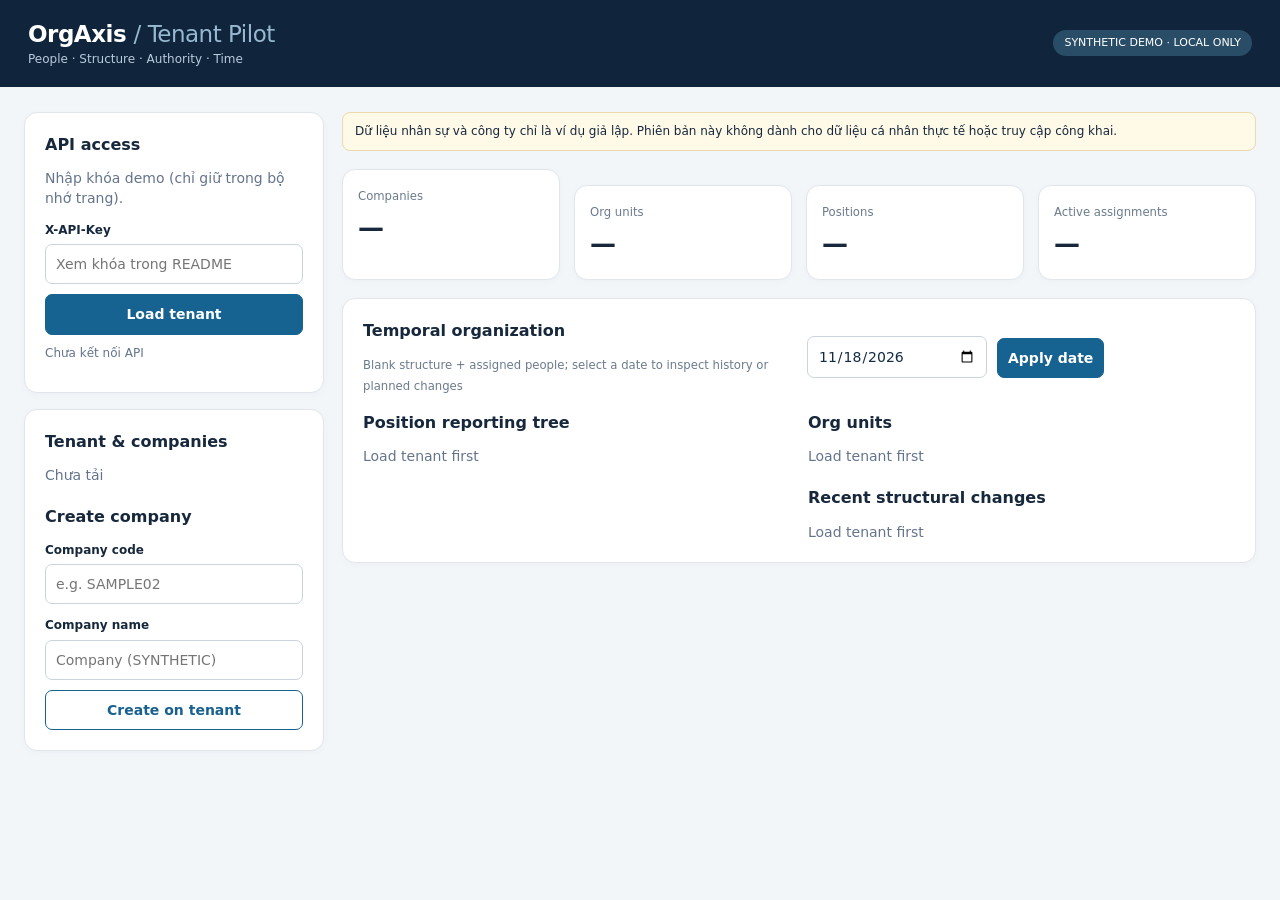
<file: web/index.html>
<!doctype html>
<html lang="vi"><head><meta charset="utf-8"><meta name="viewport" content="width=device-width,initial-scale=1"><title>OrgAxis · Tenant Pilot</title>
<style>
:root{font:14px/1.45 system-ui,-apple-system,'Segoe UI',sans-serif;background:#f3f6f9;color:#17283c}*{box-sizing:border-box}body{margin:0}header{background:#10243b;color:#fff;padding:18px 28px;display:flex;align-items:center;justify-content:space-between;gap:20px}h1{font-size:23px;letter-spacing:-.5px;margin:0}h2{font-size:16px;margin:0 0 12px}small{color:#6b7b8c}.subtitle{color:#b9cadd;font-size:12px}.pill{background:#294d67;border-radius:20px;padding:5px 11px;font-size:11px}main{max-width:1380px;margin:25px auto;padding:0 24px;display:grid;grid-template-columns:300px 1fr;gap:18px}.card{background:white;border:1px solid #e0e6ec;border-radius:13px;padding:20px;box-shadow:0 2px 7px #1b395608}.card + .card{margin-top:16px}input,button{font:inherit;border:1px solid #cbd4dd;border-radius:7px;padding:9px 10px;width:100%;background:white;color:#122c43}button{cursor:pointer;background:#166290;color:white;border-color:#166290;font-weight:600}button:hover{background:#104c70}button.secondary{background:white;color:#176090}.row{display:flex;gap:10px;align-items:center}.row>*{flex:1}.muted{color:#64748b}.label{font-size:12px;font-weight:600;display:block;margin:13px 0 5px}.kpis{display:grid;grid-template-columns:repeat(4,minmax(0,1fr));gap:14px;margin-bottom:18px}.kpi strong{font-size:26px;display:block;margin-top:5px}.kpi{padding:15px}.section{display:flex;justify-content:space-between;gap:16px;align-items:center;margin-bottom:16px}.section>div{flex:1}.section input{width:180px}.org{display:grid;grid-template-columns:1fr 1fr;gap:18px}.node{list-style:none;margin:7px 0;padding:7px 10px;background:#f4f8fc;border-left:3px solid #79a1bd;border-radius:3px 7px 7px 3px}.node .name{font-size:12px;font-weight:650}.node small{display:block;font-size:11px}ul.tree{padding-left:17px;margin:5px 0;list-style:none}.tree>li{padding-left:0}.error{color:#a42b2b}.status{font-size:12px;margin:10px 0}.company{background:#f4f8fc;border:1px solid #dfebf2;padding:12px;border-radius:8px;margin:8px 0}.company b{display:block}.meta{font-size:11px;color:#678}.toolbar{display:flex;gap:10px;align-items:end}.toolbar button{width:auto}.notice{background:#fff9e7;border:1px solid #edd9ad;padding:10px 12px;border-radius:8px;font-size:12px;margin-bottom:18px}@media(max-width:1000px){main{grid-template-columns:1fr}.org{grid-template-columns:1fr}}@media(max-width:650px){header{padding:16px;display:block}main{padding:0 12px}.kpis{grid-template-columns:repeat(2,1fr)}.toolbar{display:block}.toolbar input,.toolbar button{width:100%;margin:5px 0}}</style></head>
<body><header><div><h1>OrgAxis <span style="font-weight:400;color:#96b9d1">/ Tenant Pilot</span></h1><div class="subtitle">People · Structure · Authority · Time</div></div><div class="pill">SYNTHETIC DEMO · LOCAL ONLY</div></header>
<main><aside><section class="card"><h2>API access</h2><div class="muted">Nhập khóa demo (chỉ giữ trong bộ nhớ trang).</div><label class="label">X-API-Key</label><input id="key" type="password" autocomplete="off" placeholder="Xem khóa trong README"><button style="margin-top:10px" onclick="refresh()">Load tenant</button><div id="status" class="status muted">Chưa kết nối API</div></section><section class="card"><h2>Tenant & companies</h2><div id="tenant" class="muted">Chưa tải</div><div id="companies"></div><h2 style="margin-top:20px">Create company</h2><label class="label">Company code</label><input id="companyCode" placeholder="e.g. SAMPLE02"><label class="label">Company name</label><input id="companyName" placeholder="Company (SYNTHETIC)"><button class="secondary" style="margin-top:10px" onclick="createCompany()">Create on tenant</button></section></aside>
<div><div class="notice">Dữ liệu nhân sự và công ty chỉ là ví dụ giả lập. Phiên bản này không dành cho dữ liệu cá nhân thực tế hoặc truy cập công khai.</div>
<div class="kpis"><section class="card kpi"><small>Companies</small><strong id="nCompanies">—</strong></section><section class="card kpi"><small>Org units</small><strong id="nUnits">—</strong></section><section class="card kpi"><small>Positions</small><strong id="nPositions">—</strong></section><section class="card kpi"><small>Active assignments</small><strong id="nPeople">—</strong></section></div>
<section class="card"><div class="section"><div><h2>Temporal organization</h2><small>Blank structure + assigned people; select a date to inspect history or planned changes</small></div><div class="toolbar"><input id="asof" type="date" value="2026-11-18" aria-label="As-of date"><button onclick="loadOrg()">Apply date</button></div></div><div class="org"><div><h2>Position reporting tree</h2><div id="tree" class="muted">Load tenant first</div></div><div><h2>Org units</h2><div id="units" class="muted">Load tenant first</div><h2 style="margin-top:20px">Recent structural changes</h2><div id="changes" class="muted">Load tenant first</div></div></div></section></div></main>
<script>
let apiKey='';const byId=id=>document.getElementById(id);
async function req(path,opts={}){const r=await fetch(path,{...opts,headers:{'X-API-Key':apiKey,'Content-Type':'application/json',...(opts.headers||{})}});const data=await r.json();if(!r.ok)throw Error(`${r.status}: ${data.detail||'Request failed'}`);return data;}
function esc(v){return String(v??'').replace(/[&<>"']/g,c=>({'&':'&amp;','<':'&lt;','>':'&gt;','"':'&quot;',"'":'&#39;'}[c]));}
async function refresh(){apiKey=byId('key').value.trim();byId('status').textContent='Connecting…';try{const [t,c]=await Promise.all([req('/v1/tenant'),req('/v1/companies')]);byId('tenant').innerHTML=`<b>${esc(t.name)}</b><small style="display:block">${esc(t.id)} · ${esc(t.isolation)}</small>`;byId('companies').innerHTML=c.items.map(x=>`<div class="company"><b>${esc(x.name)}</b><span class="meta">${esc(x.code)} · ${esc(x.jurisdiction)}</span></div>`).join('');byId('nCompanies').textContent=c.items.length;byId('status').textContent='Connected — demo tenant';byId('status').className='status';await loadOrg();}catch(e){byId('status').textContent=e.message;byId('status').className='status error';}}
async function createCompany(){try{const code=byId('companyCode').value.trim(),name=byId('companyName').value.trim();if(!code||!name)throw Error('Enter company code and name');await req('/v1/companies',{method:'POST',body:JSON.stringify({code,name,jurisdiction:'VN'})});byId('companyCode').value='';byId('companyName').value='';await refresh();}catch(e){byId('status').textContent=e.message;byId('status').className='status error';}}
async function loadOrg(){if(!apiKey)return;const date=byId('asof').value;try{const [b,o,ch]=await Promise.all([req('/v1/org/blank?as_of='+encodeURIComponent(date)),req('/v1/org/occupied?as_of='+encodeURIComponent(date)+'&limit=1000'),req('/v1/org/changes')]);byId('nUnits').textContent=b.unit_count;byId('nPositions').textContent=b.position_count;byId('nPeople').textContent=o.total;const staffByPos={};for(const a of o.assignments){(staffByPos[a.position_code]??=[]).push(a.display_name)}const posById=Object.fromEntries(b.positions.map(p=>[p.id,p]));const children={};for(const p of b.positions){(children[p.supervisor_position_id||'root']??=[]).push(p);}function render(parent,depth=0){if(depth>20)return '<small>Maximum depth</small>';return '<ul class="tree">'+(children[parent]||[]).map(p=>`<li class="node"><span class="name">${esc(p.title)}</span><small>${esc(p.code)} · ${esc((staffByPos[p.code]||[]).length)} holder(s)${(staffByPos[p.code]||[]).length===0?' · VACANT':''}</small>${render(p.id,depth+1)}</li>`).join('')+'</ul>';}byId('tree').innerHTML=render('root');byId('units').innerHTML=b.units.map(u=>`<div class="company"><b>${esc(u.name)}</b><span class="meta">${esc(u.code)} · ${esc(u.unit_type)}</span></div>`).join('');byId('changes').innerHTML=ch.map(c=>`<div class="company"><b>${esc(c.title)}</b><span class="meta">${esc(c.effective_date)} · ${esc(c.status)}</span></div>`).join('');}catch(e){byId('tree').textContent=e.message;}}
</script></body></html>
</file>
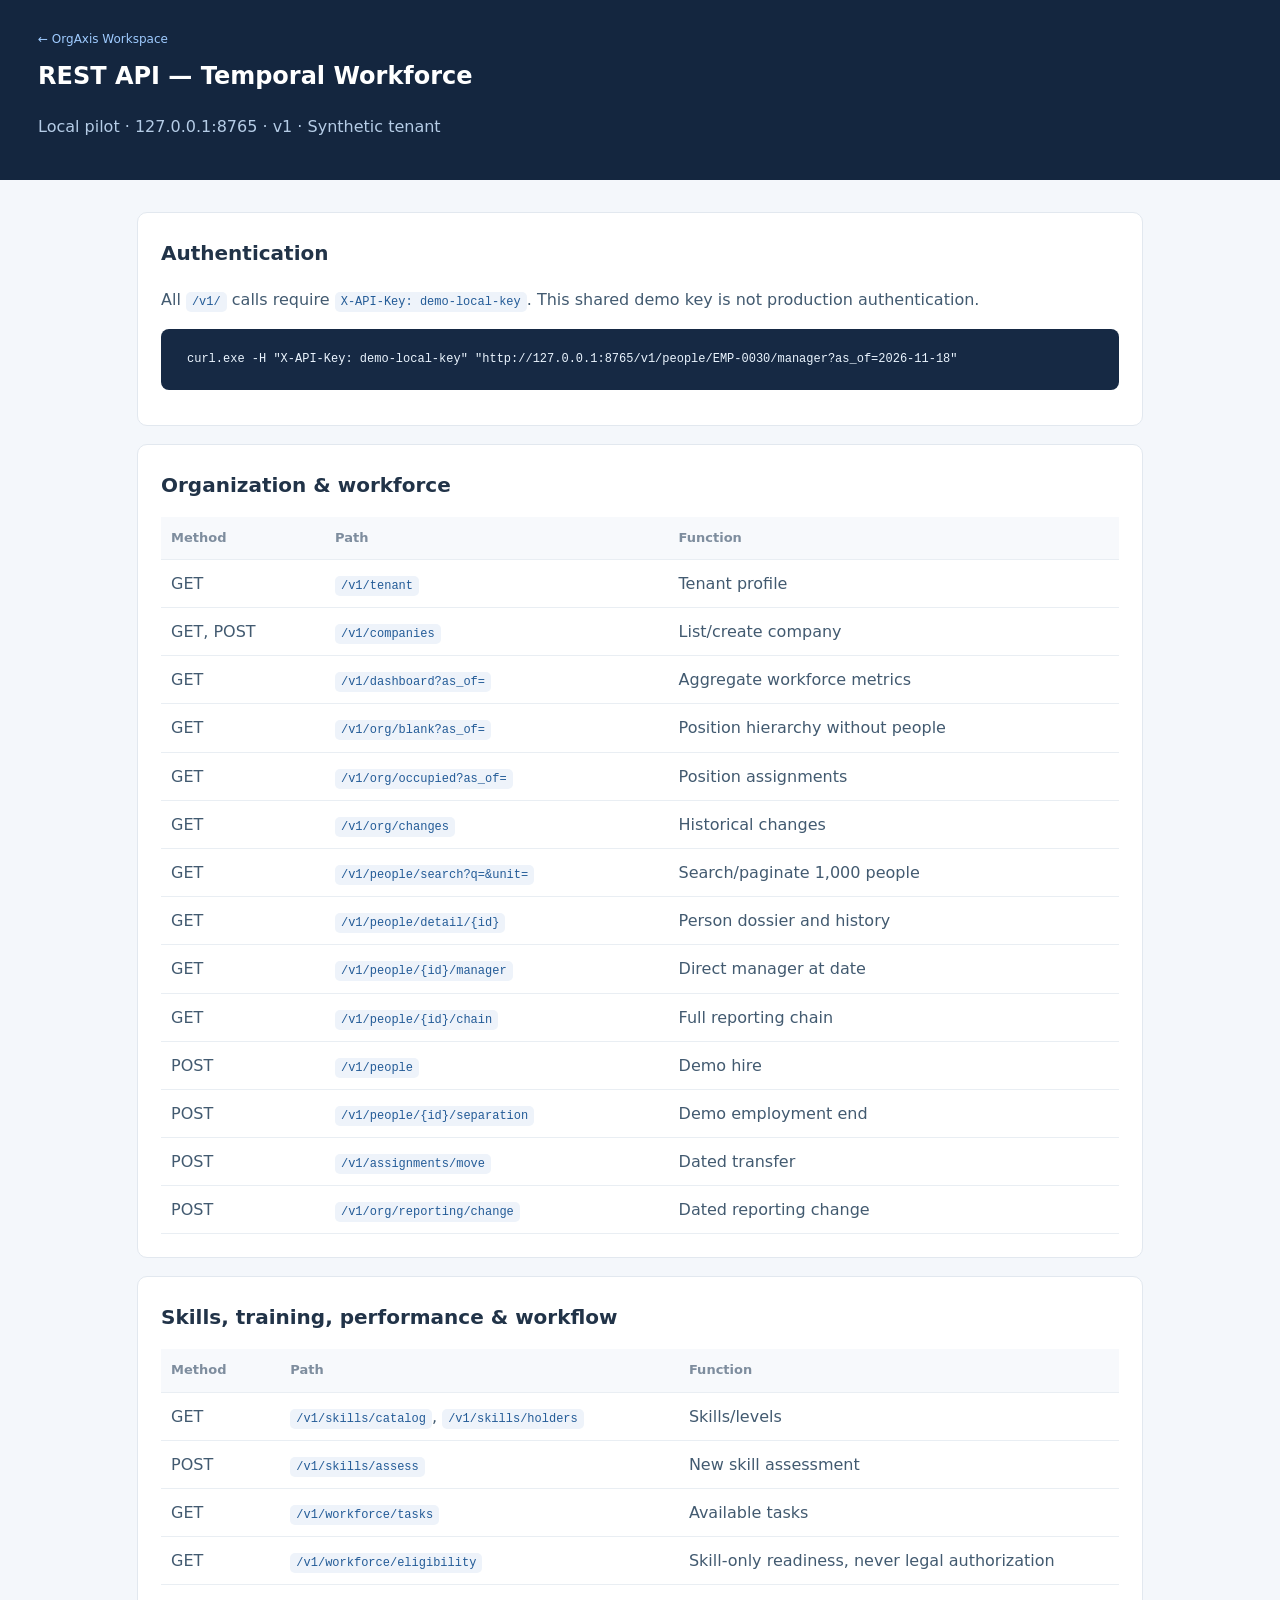
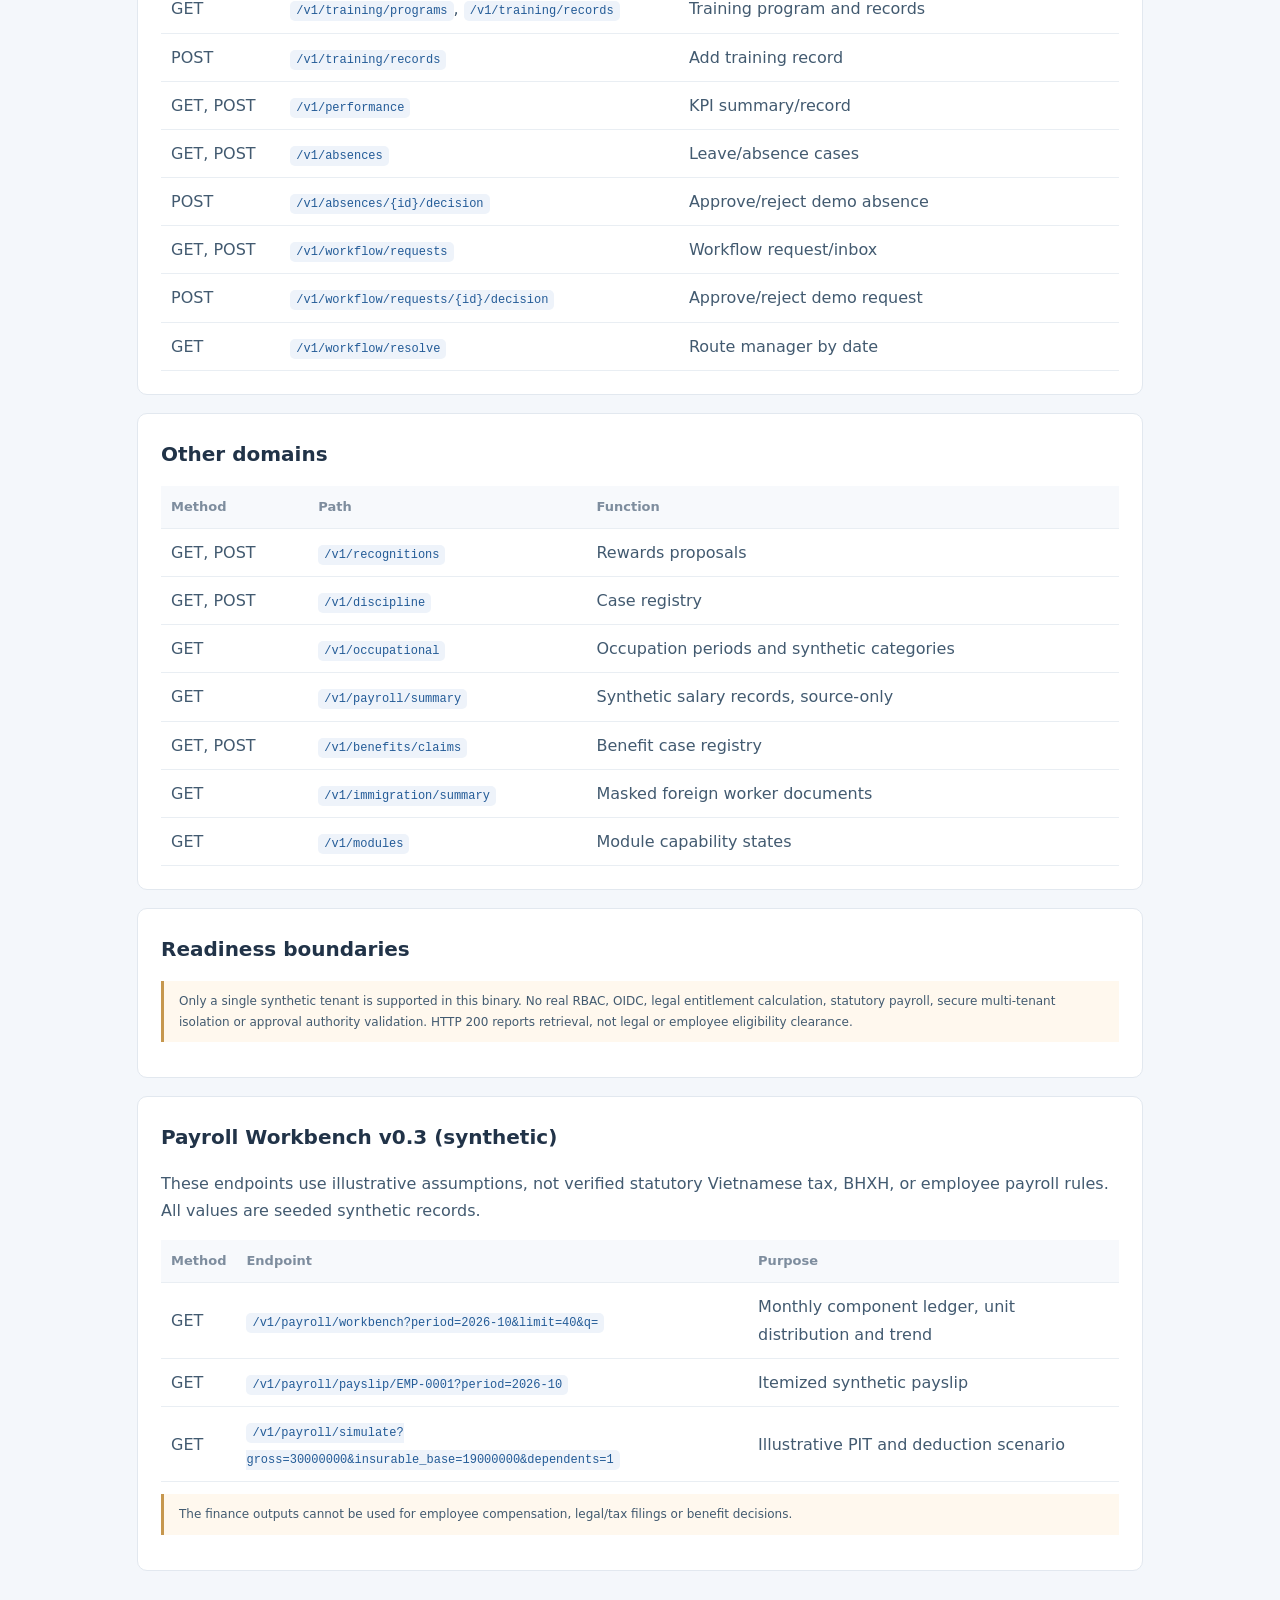
<file: go/assets/docs.html>
<!doctype html><html lang="vi"><head><meta charset="utf-8"><meta name="viewport" content="width=device-width,initial-scale=1"><title>OrgAxis REST API</title><style>:root{font:16px/1.7 'Segoe UI',system-ui,sans-serif;background:#f4f7fb;color:#213348}*{box-sizing:border-box}body{margin:0}header{background:#14263f;color:white;padding:24px 38px}header a{color:#9fcbff;text-decoration:none;font-size:12px}.content{max-width:1050px;margin:32px auto;padding:0 22px}.card{background:white;border:1px solid #e2e8ef;border-radius:10px;padding:23px;margin-bottom:18px}h1{margin:5px 0 0;font-size:24px}h2{font-size:20px;margin:0 0 15px}p,td{color:#425a70}table{border-collapse:collapse;width:100%}th{font-size:13px;color:#7e8d9e;text-align:left;background:#f7f9fc}th,td{padding:10px;border-bottom:1px solid #e9eef3}code{font-family:Consolas,monospace;background:#eef3fa;border-radius:5px;padding:3px 6px;font-size:12px;color:#235b97}pre{background:#162944;color:#ebf5ff;padding:20px;border-radius:8px;overflow:auto;font-size:12px}pre code{background:none;color:inherit}.note{border-left:3px solid #c6974e;background:#fff8ee;padding:10px 15px;font-size:12px}</style></head><body><header><a href="/app?demo=1">← OrgAxis Workspace</a><h1>REST API — Temporal Workforce</h1><p style="color:#b5cce6">Local pilot · 127.0.0.1:8765 · v1 · Synthetic tenant</p></header><main class="content"><section class="card"><h2>Authentication</h2><p>All <code>/v1/</code> calls require <code>X-API-Key: demo-local-key</code>. This shared demo key is not production authentication.</p><pre><code>curl.exe -H "X-API-Key: demo-local-key" "http://127.0.0.1:8765/v1/people/EMP-0030/manager?as_of=2026-11-18"</code></pre></section><section class="card"><h2>Organization & workforce</h2><table><tr><th>Method</th><th>Path</th><th>Function</th></tr><tr><td>GET</td><td><code>/v1/tenant</code></td><td>Tenant profile</td></tr><tr><td>GET, POST</td><td><code>/v1/companies</code></td><td>List/create company</td></tr><tr><td>GET</td><td><code>/v1/dashboard?as_of=</code></td><td>Aggregate workforce metrics</td></tr><tr><td>GET</td><td><code>/v1/org/blank?as_of=</code></td><td>Position hierarchy without people</td></tr><tr><td>GET</td><td><code>/v1/org/occupied?as_of=</code></td><td>Position assignments</td></tr><tr><td>GET</td><td><code>/v1/org/changes</code></td><td>Historical changes</td></tr><tr><td>GET</td><td><code>/v1/people/search?q=&unit=</code></td><td>Search/paginate 1,000 people</td></tr><tr><td>GET</td><td><code>/v1/people/detail/{id}</code></td><td>Person dossier and history</td></tr><tr><td>GET</td><td><code>/v1/people/{id}/manager</code></td><td>Direct manager at date</td></tr><tr><td>GET</td><td><code>/v1/people/{id}/chain</code></td><td>Full reporting chain</td></tr><tr><td>POST</td><td><code>/v1/people</code></td><td>Demo hire</td></tr><tr><td>POST</td><td><code>/v1/people/{id}/separation</code></td><td>Demo employment end</td></tr><tr><td>POST</td><td><code>/v1/assignments/move</code></td><td>Dated transfer</td></tr><tr><td>POST</td><td><code>/v1/org/reporting/change</code></td><td>Dated reporting change</td></tr></table></section><section class="card"><h2>Skills, training, performance & workflow</h2><table><tr><th>Method</th><th>Path</th><th>Function</th></tr><tr><td>GET</td><td><code>/v1/skills/catalog</code>, <code>/v1/skills/holders</code></td><td>Skills/levels</td></tr><tr><td>POST</td><td><code>/v1/skills/assess</code></td><td>New skill assessment</td></tr><tr><td>GET</td><td><code>/v1/workforce/tasks</code></td><td>Available tasks</td></tr><tr><td>GET</td><td><code>/v1/workforce/eligibility</code></td><td>Skill-only readiness, never legal authorization</td></tr><tr><td>GET</td><td><code>/v1/training/programs</code>, <code>/v1/training/records</code></td><td>Training program and records</td></tr><tr><td>POST</td><td><code>/v1/training/records</code></td><td>Add training record</td></tr><tr><td>GET, POST</td><td><code>/v1/performance</code></td><td>KPI summary/record</td></tr><tr><td>GET, POST</td><td><code>/v1/absences</code></td><td>Leave/absence cases</td></tr><tr><td>POST</td><td><code>/v1/absences/{id}/decision</code></td><td>Approve/reject demo absence</td></tr><tr><td>GET, POST</td><td><code>/v1/workflow/requests</code></td><td>Workflow request/inbox</td></tr><tr><td>POST</td><td><code>/v1/workflow/requests/{id}/decision</code></td><td>Approve/reject demo request</td></tr><tr><td>GET</td><td><code>/v1/workflow/resolve</code></td><td>Route manager by date</td></tr></table></section><section class="card"><h2>Other domains</h2><table><tr><th>Method</th><th>Path</th><th>Function</th></tr><tr><td>GET, POST</td><td><code>/v1/recognitions</code></td><td>Rewards proposals</td></tr><tr><td>GET, POST</td><td><code>/v1/discipline</code></td><td>Case registry</td></tr><tr><td>GET</td><td><code>/v1/occupational</code></td><td>Occupation periods and synthetic categories</td></tr><tr><td>GET</td><td><code>/v1/payroll/summary</code></td><td>Synthetic salary records, source-only</td></tr><tr><td>GET, POST</td><td><code>/v1/benefits/claims</code></td><td>Benefit case registry</td></tr><tr><td>GET</td><td><code>/v1/immigration/summary</code></td><td>Masked foreign worker documents</td></tr><tr><td>GET</td><td><code>/v1/modules</code></td><td>Module capability states</td></tr></table></section><section class="card"><h2>Readiness boundaries</h2><p class="note">Only a single synthetic tenant is supported in this binary. No real RBAC, OIDC, legal entitlement calculation, statutory payroll, secure multi-tenant isolation or approval authority validation. HTTP 200 reports retrieval, not legal or employee eligibility clearance.</p></section><section class="card"><h2>Payroll Workbench v0.3 (synthetic)</h2><p>These endpoints use illustrative assumptions, not verified statutory Vietnamese tax, BHXH, or employee payroll rules. All values are seeded synthetic records.</p><table><tr><th>Method</th><th>Endpoint</th><th>Purpose</th></tr><tr><td>GET</td><td><code>/v1/payroll/workbench?period=2026-10&amp;limit=40&amp;q=</code></td><td>Monthly component ledger, unit distribution and trend</td></tr><tr><td>GET</td><td><code>/v1/payroll/payslip/EMP-0001?period=2026-10</code></td><td>Itemized synthetic payslip</td></tr><tr><td>GET</td><td><code>/v1/payroll/simulate?gross=30000000&amp;insurable_base=19000000&amp;dependents=1</code></td><td>Illustrative PIT and deduction scenario</td></tr></table><p class="note">The finance outputs cannot be used for employee compensation, legal/tax filings or benefit decisions.</p></section></main></body></html>
</file>
